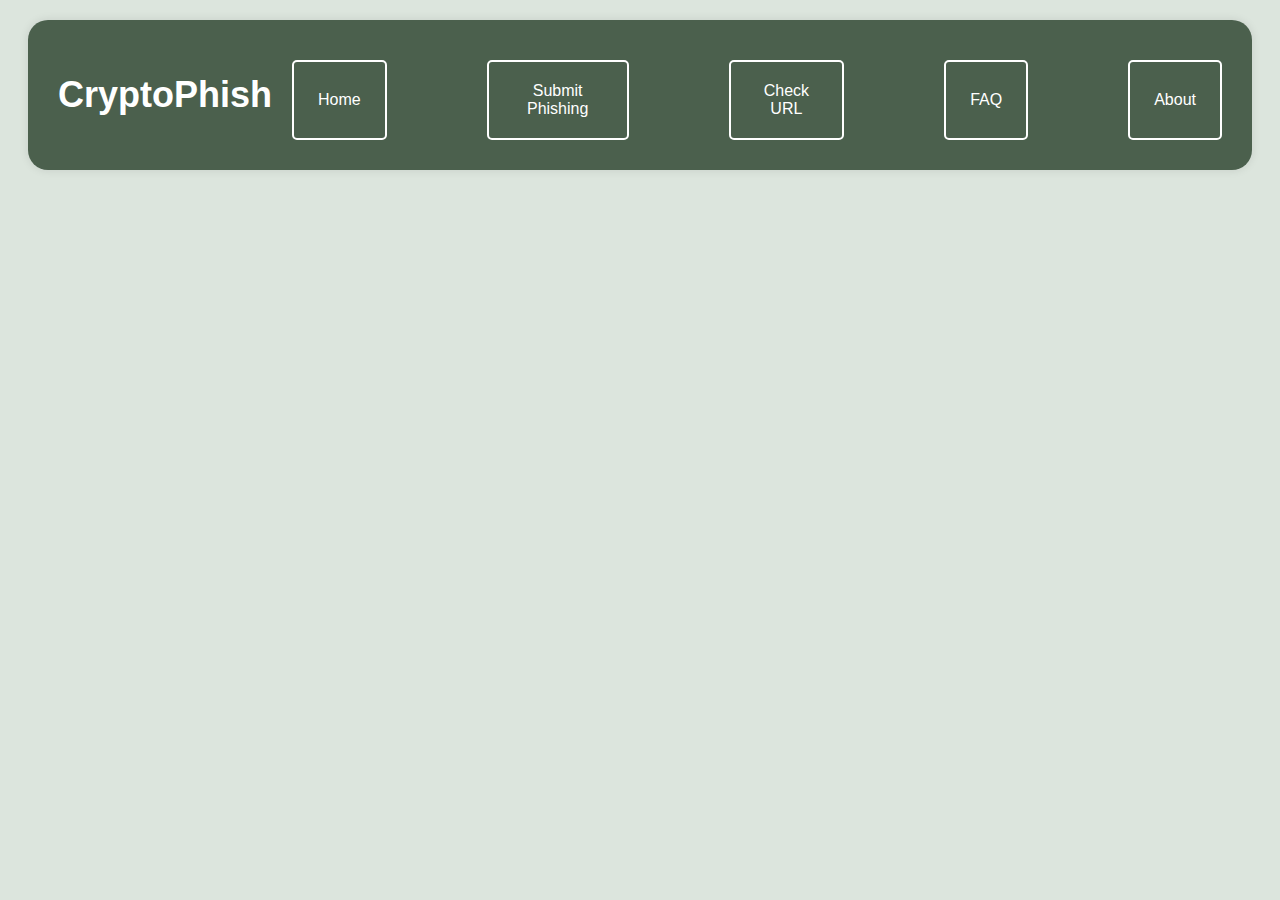
<file: index.html>
<!DOCTYPE html>
<html lang="en">
<head>
    <meta charset="UTF-8">
    <meta name="viewport" content="width=device-width, initial-scale=1.0">
    <link rel="stylesheet" href="styles.css">
</head>

<body>
    <header>
        <h1 class="title">CryptoPhish</h1>
        <div class="button-group">
            <button onclick="location.href='index.html'">Home</button>
            <button onclick="location.href='report.html'">Submit Phishing</button>
            <button onclick="location.href='check.html'">Check URL</button>
            <button onclick="location.href='faq.html'">FAQ</button>
            <button onclick="location.href='about.html'">About</button>
        </div>
    </header>

</body>
</html>
</file>
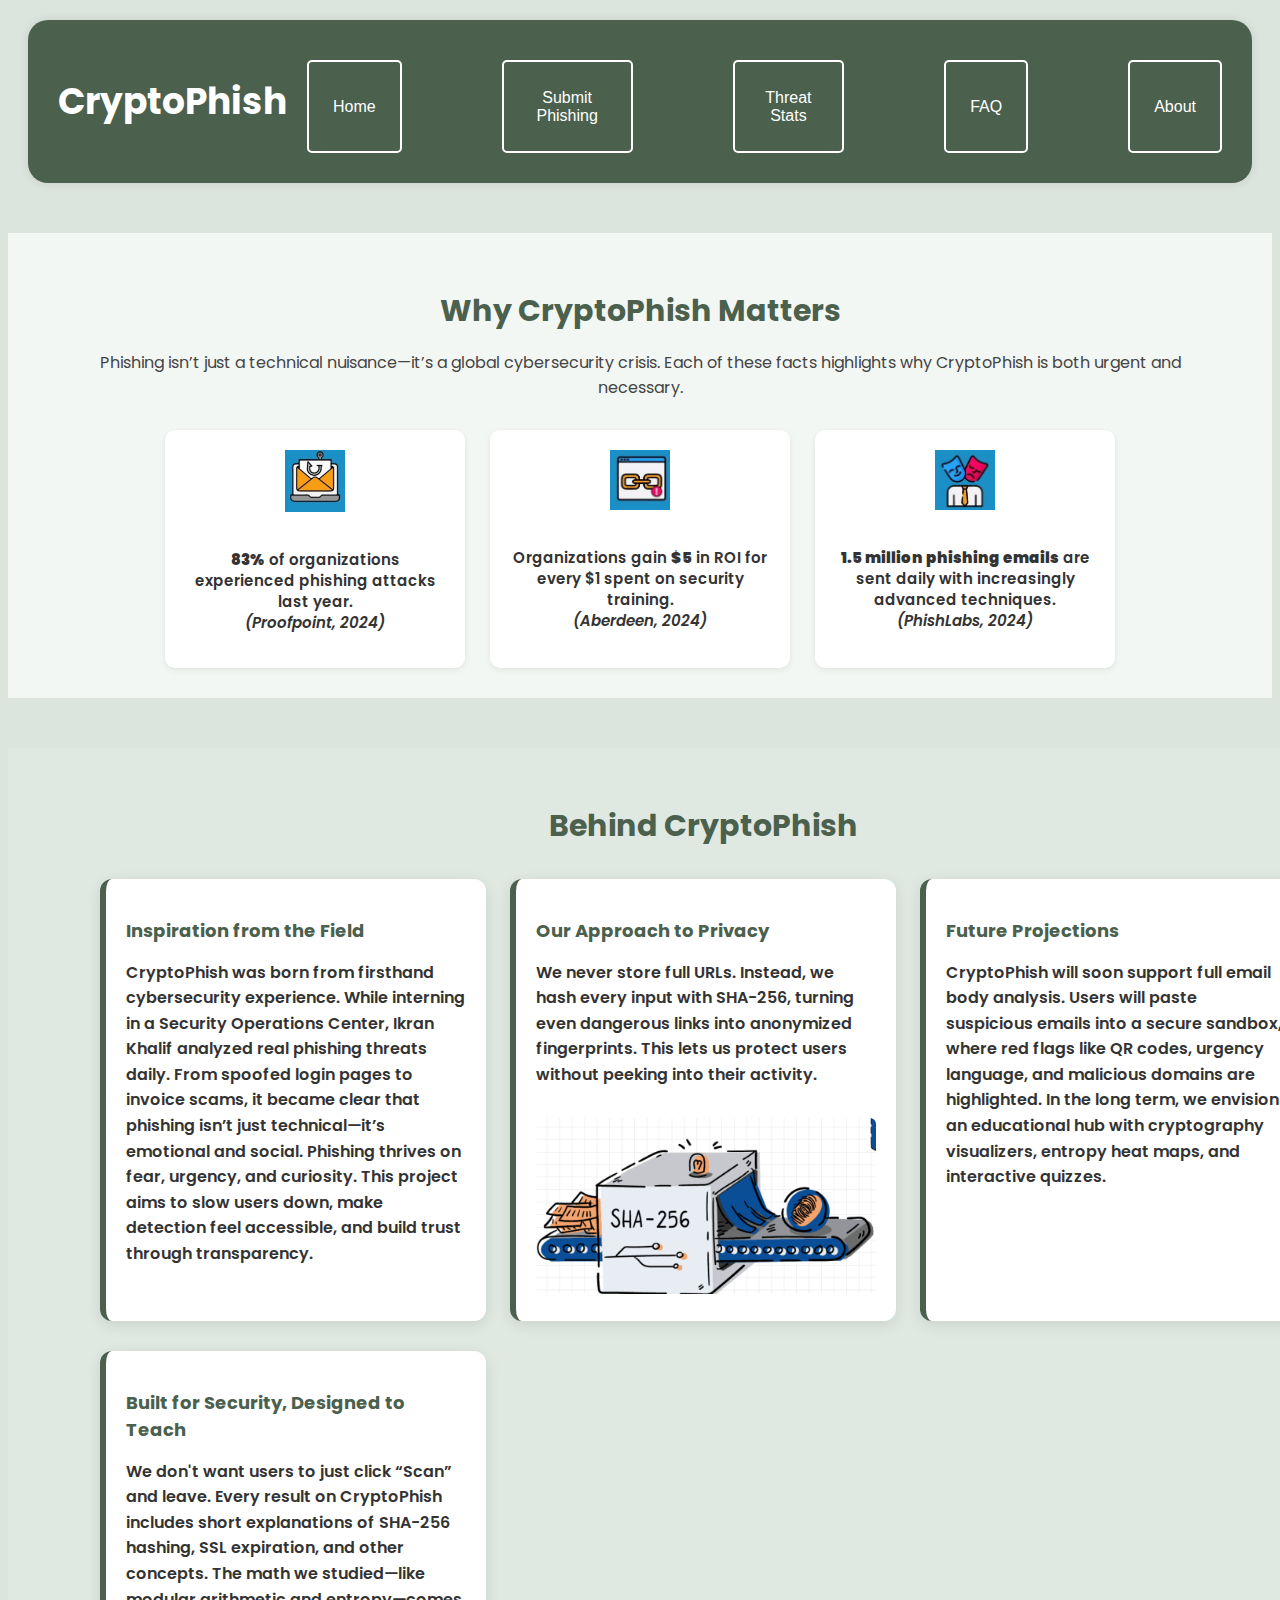
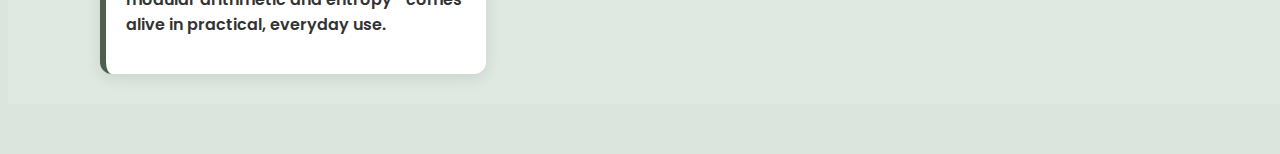
<file: about.html>
<!DOCTYPE html>
<html lang="en">
<head>
  <meta charset="UTF-8" />
  <link href="https://fonts.googleapis.com/css2?family=Poppins:wght@300;400;600&display=swap" rel="stylesheet">
  <meta name="viewport" content="width=device-width, initial-scale=1.0"/>
  <link rel="stylesheet" href="styles.css" />
  <title>About - CryptoPhish</title>
</head>
<body>
  <header>
    <h1 class="title">CryptoPhish</h1>
    <div class="button-group">
      <button onclick="location.href='website.html'">Home</button>
      <button onclick="location.href='report.html'">Submit Phishing</button>
      <button onclick="location.href='stats.html'">Threat Stats</button>
      <button onclick="location.href='faq.html'">FAQ</button>
      <button onclick="location.href='about.html'">About</button>
    </div>
  </header>

  <section class="about-stats-section">
    <h2>Why CryptoPhish Matters</h2>
    <p class="stats-caption">
      Phishing isn’t just a technical nuisance—it’s a global cybersecurity crisis. Each of these facts highlights why CryptoPhish is both urgent and necessary.
    </p>
  
    <div class="stat-grid">
      <div class="stat-card">
        <img src="fact1.png" alt="83% of orgs attacked" />
        <p><strong>83%</strong> of organizations experienced phishing attacks last year.<br><em>(Proofpoint, 2024)</em></p>
      </div>
      <div class="stat-card">
        <img src="fact2.png" alt="ROI from training" />
        <p>Organizations gain <strong>$5</strong> in ROI for every $1 spent on security training.<br><em>(Aberdeen, 2024)</em></p>
      </div>
      <div class="stat-card">
        <img src="fact3.png" alt="1.5 million phishing emails" />
        <p><strong>1.5 million phishing emails</strong> are sent daily with increasingly advanced techniques.<br><em>(PhishLabs, 2024)</em></p>
      </div>
    </div>
  </section>

  <section class="about-section">
    <h2>Behind CryptoPhish</h2>

    <div class="about-grid">
      <div class="about-card">
        <h3>Inspiration from the Field</h3>
        <p>
          CryptoPhish was born from firsthand cybersecurity experience. While interning in a Security Operations Center, Ikran Khalif analyzed real phishing threats daily. From spoofed login pages to invoice scams, it became clear that phishing isn’t just technical—it’s emotional and social. Phishing thrives on fear, urgency, and curiosity. This project aims to slow users down, make detection feel accessible, and build trust through transparency.
        </p>
      </div>

      <div class="about-card">
        <h3>Our Approach to Privacy</h3>
        <p>
          We never store full URLs. Instead, we hash every input with SHA-256, turning even dangerous links into anonymized fingerprints. This lets us protect users without peeking into their activity.
        </p>
        <img src="hashing-diagram.png" alt="SHA-256 diagram" class="about-image-small" />
      </div>

      <div class="about-card">
        <h3>Future Projections</h3>
        <p>
          CryptoPhish will soon support full email body analysis. Users will paste suspicious emails into a secure sandbox, where red flags like QR codes, urgency language, and malicious domains are highlighted. In the long term, we envision an educational hub with cryptography visualizers, entropy heat maps, and interactive quizzes.
        </p>
      </div>

      <div class="about-card">
        <h3>Built for Security, Designed to Teach</h3>
        <p>
          We don't want users to just click “Scan” and leave. Every result on CryptoPhish includes short explanations of SHA-256 hashing, SSL expiration, and other concepts. The math we studied—like modular arithmetic and entropy—comes alive in practical, everyday use.
        </p>
      </div>
    </div>
  </section>
</body>
</html>
</file>
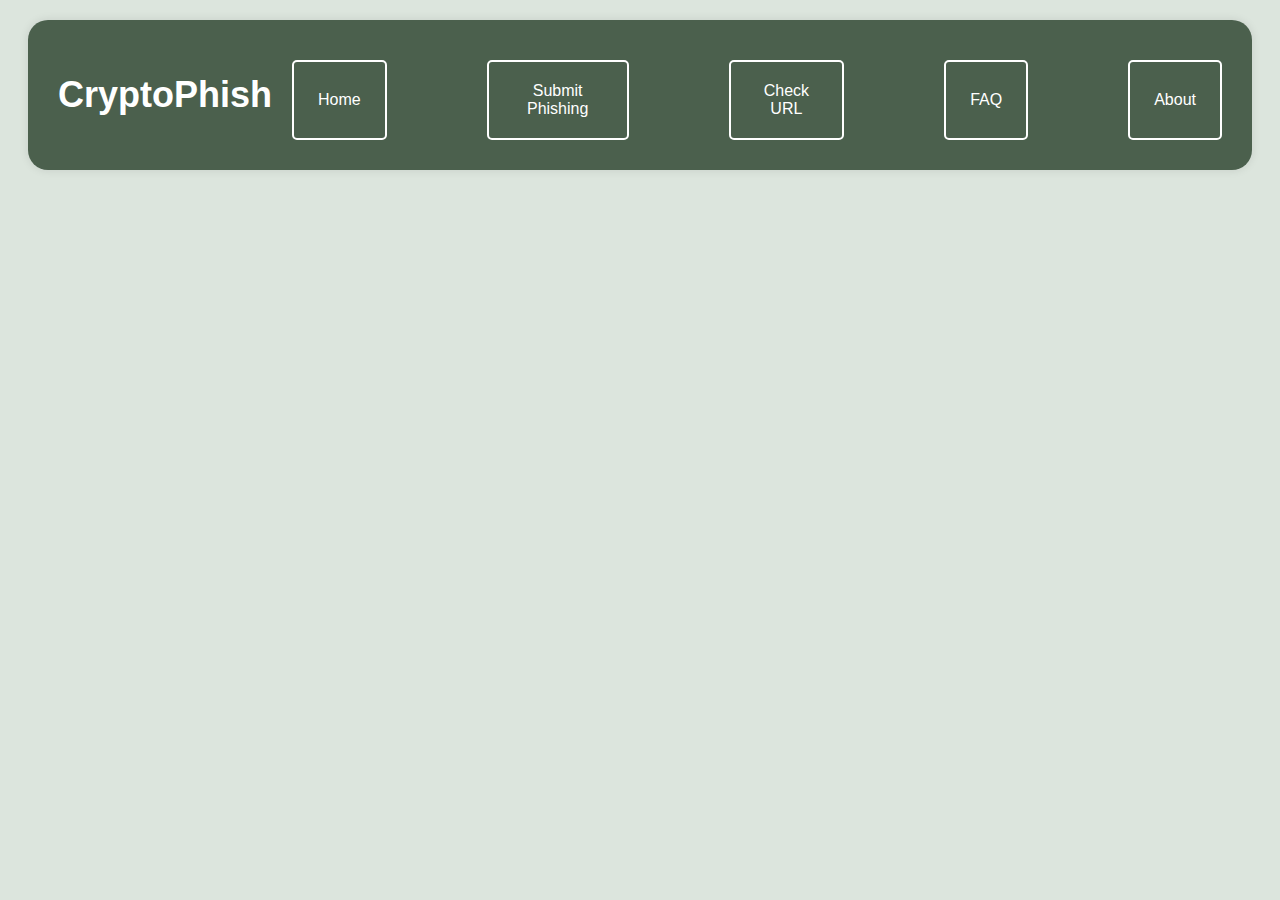
<file: check.html>
<!DOCTYPE html>
<html lang="en">
<head>
    <meta charset="UTF-8">
    <meta name="viewport" content="width=device-width, initial-scale=1.0">
    <link rel="stylesheet" href="styles.css">
</head>
<body>
    <header>
        <h1 class="title">CryptoPhish</h1>
        <div class="button-group">
            <button onclick="location.href='website.html'">Home</button>
            <button onclick="location.href='report.html'">Submit Phishing</button>
            <button onclick="location.href='check.html'">Check URL</button>
            <button onclick="location.href='faq.html'">FAQ</button>
            <button onclick="location.href='about.html'">About</button>
        </div>
    </header>

</body>
</html>
</file>
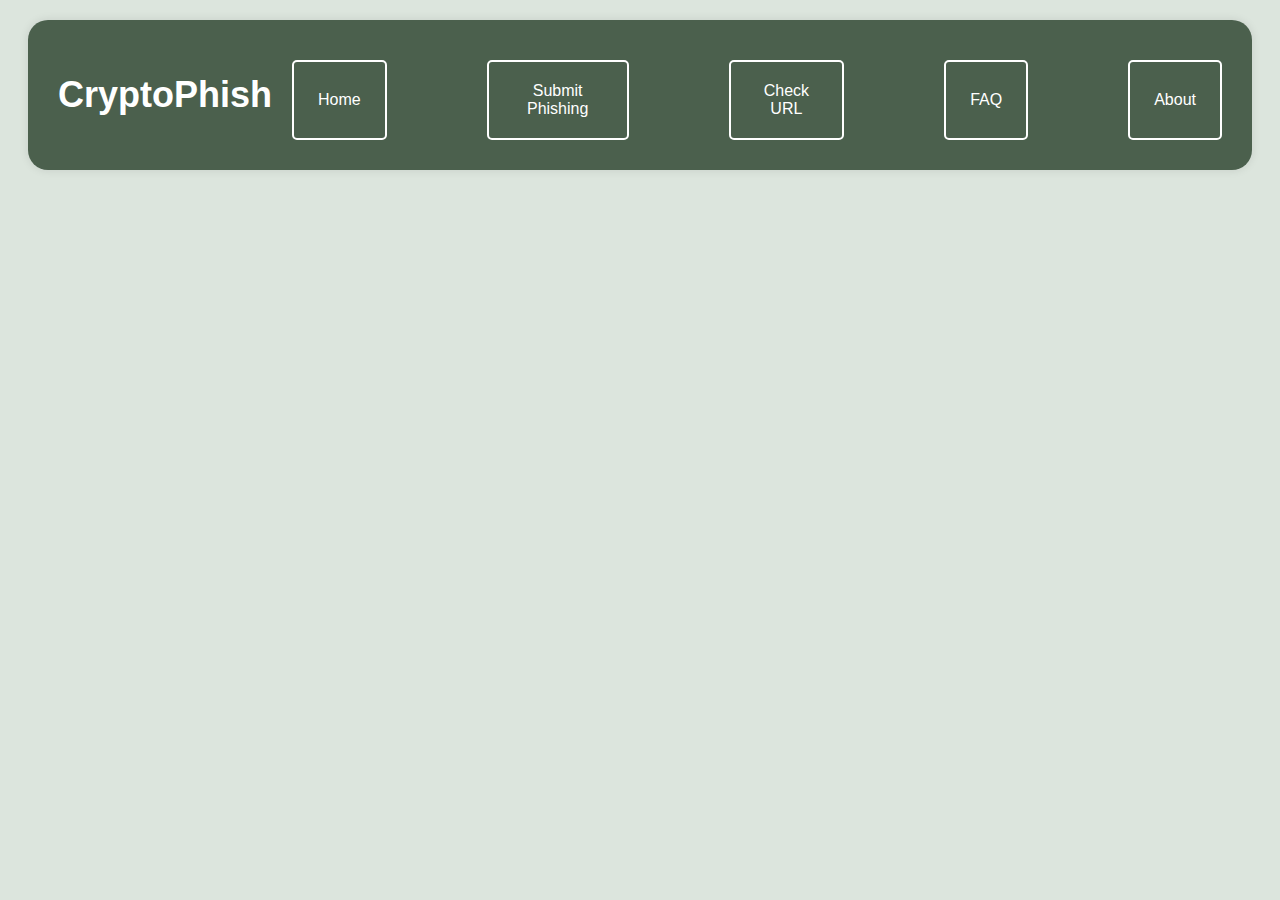
<file: faq.html>
<!DOCTYPE html>
<html lang="en">
<head>
    <meta charset="UTF-8">
    <meta name="viewport" content="width=device-width, initial-scale=1.0">
    <link rel="stylesheet" href="styles.css">
</head>

<body>
    <header>
        <h1 class="title">CryptoPhish</h1>
        <div class="button-group">
            <button onclick="location.href='website.html'">Home</button>
            <button onclick="location.href='report.html'">Submit Phishing</button>
            <button onclick="location.href='check.html'">Check URL</button>
            <button onclick="location.href='faq.html'">FAQ</button>
            <button onclick="location.href='about.html'">About</button>
        </div>
    </header>

</body>
</html>
</file>
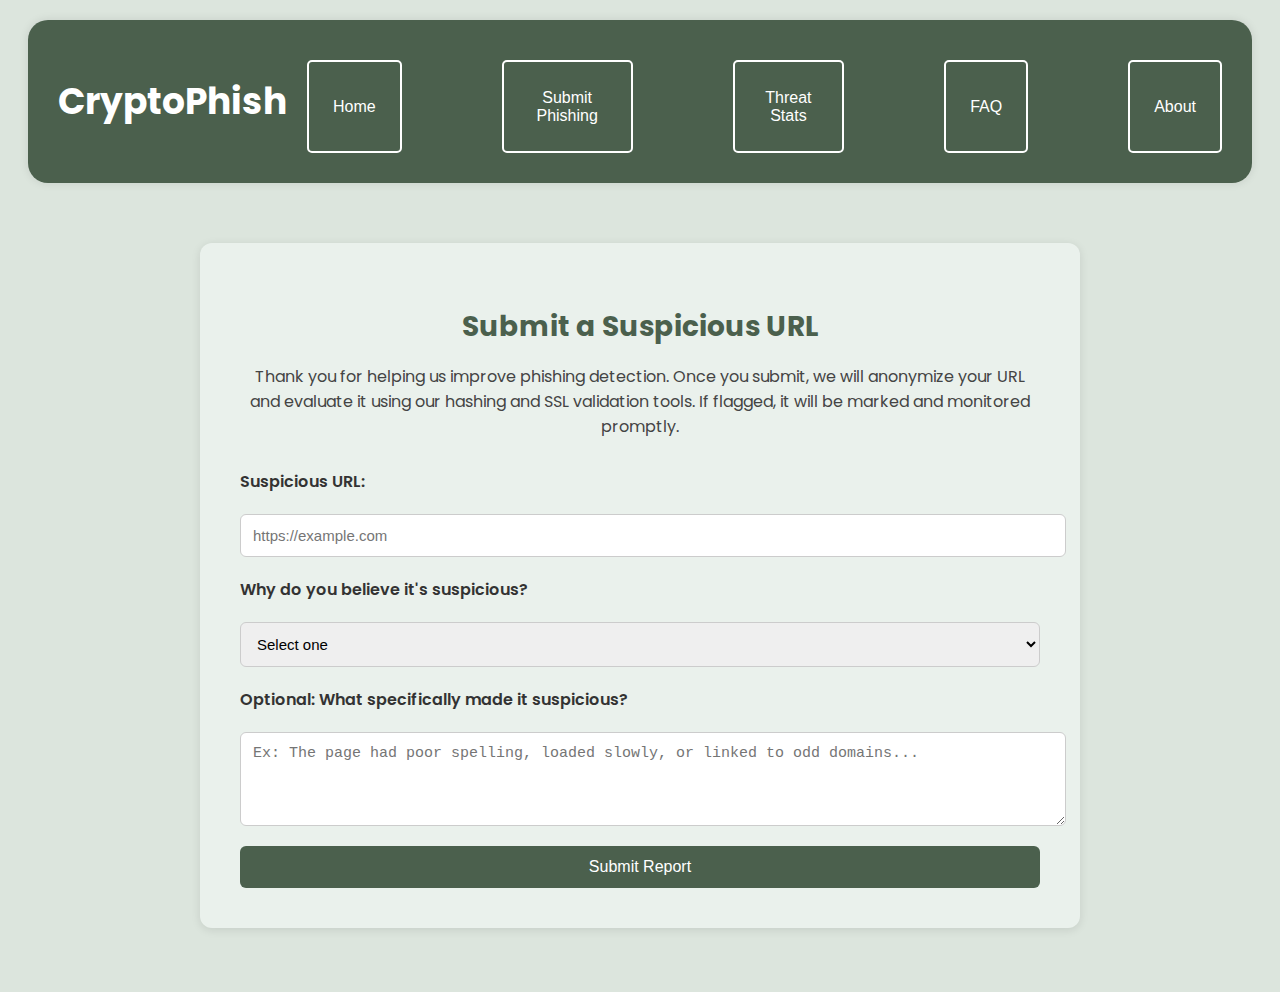
<file: report.html>
<!DOCTYPE html>
<html lang="en">
<head>
  <meta charset="UTF-8" />
  <meta name="viewport" content="width=device-width, initial-scale=1.0"/>
  <link rel="stylesheet" href="styles.css" />
  <link href="https://fonts.googleapis.com/css2?family=Poppins:wght@300;400;600&display=swap" rel="stylesheet">
  <title>Submit Suspicious URL - CryptoPhish</title>
</head>
<body>
  <header>
    <h1 class="title">CryptoPhish</h1>
    <div class="button-group">
      <button onclick="location.href='website.html'">Home</button>
      <button onclick="location.href='report.html'">Submit Phishing</button>
      <button onclick="location.href='stats.html'">Threat Stats</button>
      <button onclick="location.href='faq.html'">FAQ</button>
      <button onclick="location.href='about.html'">About</button>
    </div>
  </header>

  <section class="submit-section">
    <h2>Submit a Suspicious URL</h2>
    <p class="submit-intro">
      Thank you for helping us improve phishing detection. Once you submit, we will anonymize your URL and evaluate it using our hashing and SSL validation tools. If flagged, it will be marked and monitored promptly.
    </p>

    <form id="submitForm" class="submit-form" onsubmit="handleSubmit(event)">
      <label for="urlInput">Suspicious URL:</label>
      <input type="url" id="urlInput" name="url" placeholder="https://example.com" required />

      <label for="reason">Why do you believe it's suspicious?</label>
      <select id="reason" name="reason" required>
        <option value="" disabled selected>Select one</option>
        <option value="login">It mimicked a login or credential page</option>
        <option value="payment">It asked for payment or financial info</option>
        <option value="spoofed">It looked like a spoofed brand or institution</option>
        <option value="shortened">It used a shortened or hidden link</option>
        <option value="other">Other</option>
      </select>

      <label for="details">Optional: What specifically made it suspicious?</label>
      <textarea id="details" name="details" rows="4" placeholder="Ex: The page had poor spelling, loaded slowly, or linked to odd domains..."></textarea>

      <button type="submit">Submit Report</button>
    </form>

    <div id="thankYouMessage" class="thank-you-message hidden">
      <h3>Thank you for your submission!</h3>
      <p>
        Your input helps us build a stronger community defense against phishing. This URL will be reviewed and, if verified, added to our monitoring system. Your effort makes a difference.
      </p>
    </div>
  </section>

  <script>
    function handleSubmit(event) {
      event.preventDefault();
      document.getElementById("submitForm").classList.add("hidden");
      document.getElementById("thankYouMessage").classList.remove("hidden");
    }
  </script>
</body>
</html>
</file>
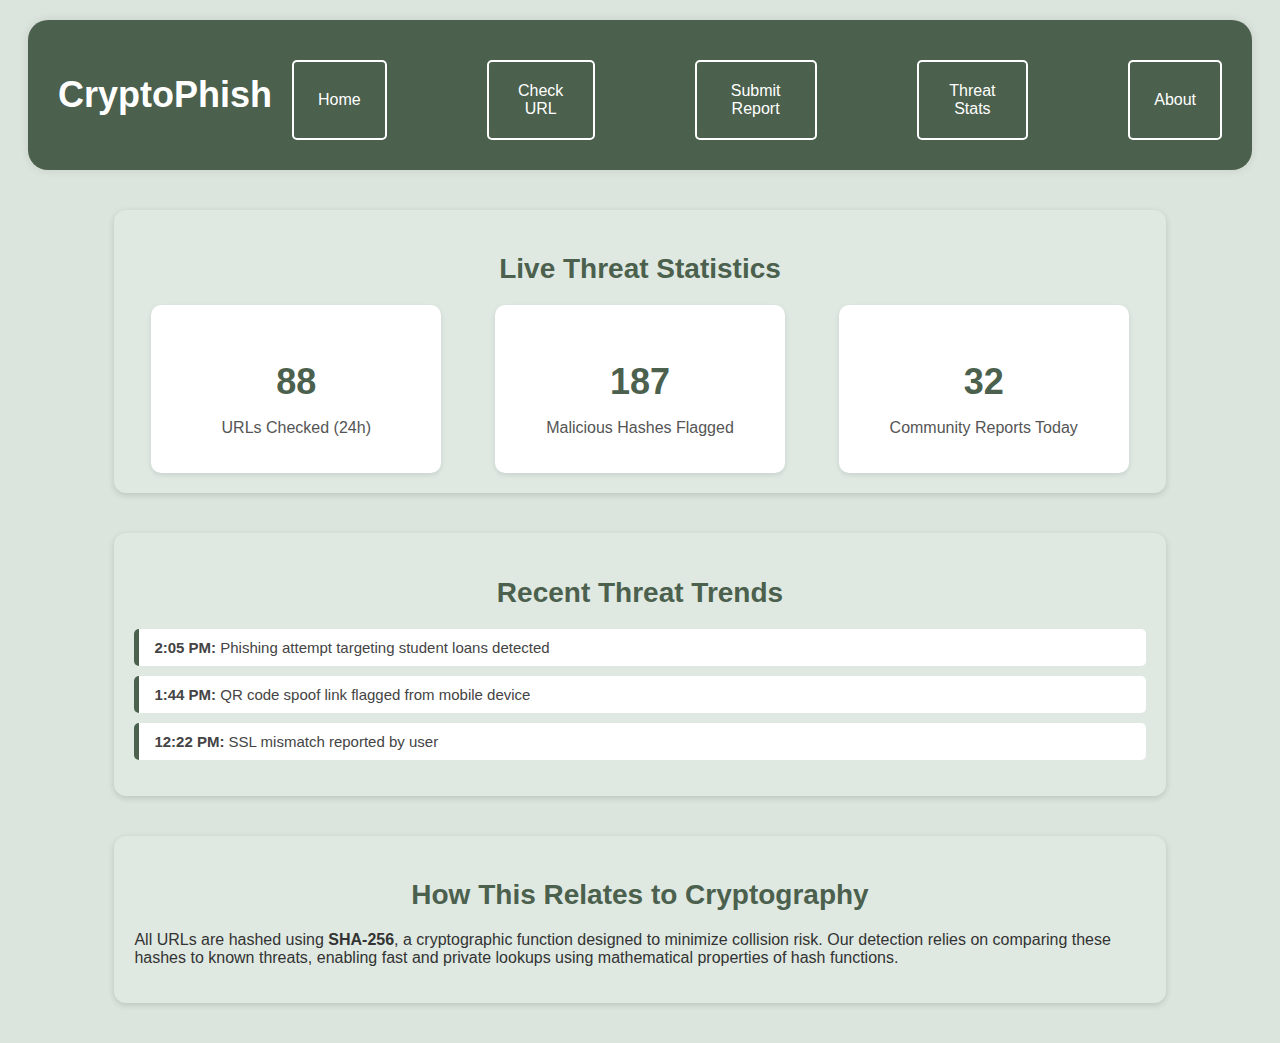
<file: stats.html>
<!DOCTYPE html>
<html lang="en">
<head>
  <meta charset="UTF-8" />
  <meta name="viewport" content="width=device-width, initial-scale=1.0" />
  <link rel="stylesheet" href="styles.css" />
  <title>Threat Stats - CryptoPhish</title>
</head>
<body>
  <header>
    <h1 class="title">CryptoPhish</h1>
    <div class="button-group">
      <button onclick="location.href='website.html'">Home</button>
      <button onclick="location.href='check.html'">Check URL</button>
      <button onclick="location.href='report.html'">Submit Report</button>
      <button onclick="location.href='stats.html'">Threat Stats</button>
      <button onclick="location.href='about.html'">About</button>
    </div>
  </header>

  <section class="main-section">
    <h2>Live Threat Statistics</h2>
    <div class="stats-grid">
      <div class="stat-box">
        <h3>88</h3>
        <p>URLs Checked (24h)</p>
      </div>
      <div class="stat-box">
        <h3>187</h3>
        <p>Malicious Hashes Flagged</p>
      </div>
      <div class="stat-box">
        <h3>32</h3>
        <p>Community Reports Today</p>
      </div>
    </div>
  </section>

  <section class="trend-section">
    <h2>Recent Threat Trends</h2>
    <ul class="trend-list">
      <li><strong>2:05 PM:</strong> Phishing attempt targeting student loans detected</li>
      <li><strong>1:44 PM:</strong> QR code spoof link flagged from mobile device</li>
      <li><strong>12:22 PM:</strong> SSL mismatch reported by user</li>
    </ul>
  </section>

  <section class="crypto-note">
    <h2>How This Relates to Cryptography</h2>
    <p>
      All URLs are hashed using <strong>SHA-256</strong>, a cryptographic function designed to minimize collision risk. Our detection relies on comparing these hashes to known threats, enabling fast and private lookups using mathematical properties of hash functions.
    </p>
  </section>
</body>
</html>
</file>
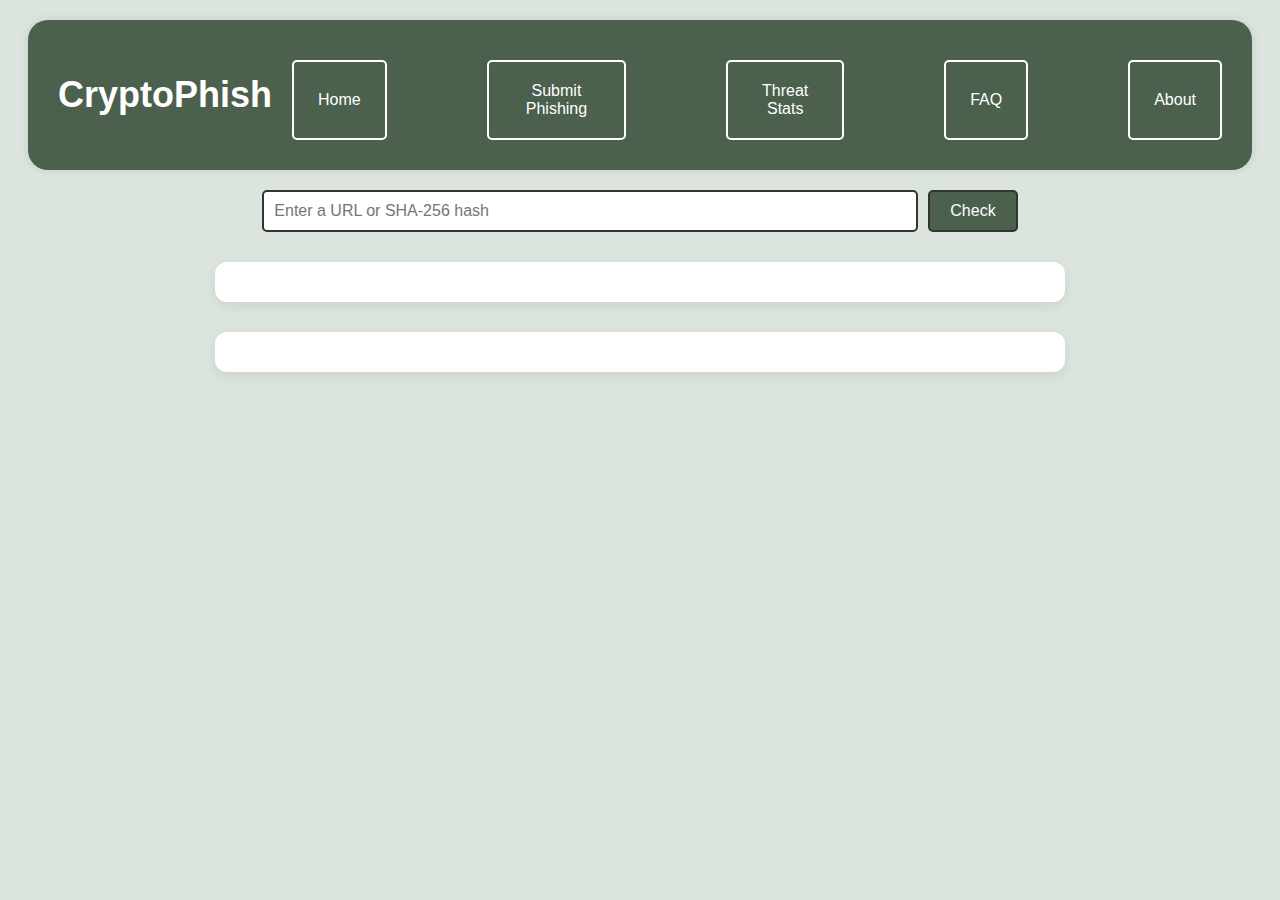
<file: website.html>
<!DOCTYPE html>
<html lang="en">
<head>
    <meta charset="UTF-8">
    <meta name="viewport" content="width=device-width, initial-scale=1.0">
    <link rel="stylesheet" href="styles.css">
</head>
<body>

<header>
    <h1 class="title">CryptoPhish</h1>
    <div class="button-group">
        <button onclick="location.href='website.html'">Home</button>
        <button onclick="location.href='report.html'">Submit Phishing</button>
        <button onclick="location.href='stats.html'">Threat Stats</button>
        <button onclick="location.href='faq.html'">FAQ</button>
        <button onclick="location.href='about.html'">About</button>
    </div>
</header>


<div class="search-container">
    <input type="text" id="urlInput" class="search-bar" placeholder="Enter a URL or SHA-256 hash">
    <button onclick="checkURL()" class="search-button">Check</button>
  </div>

  <div id="result" class="result-box"></div>
  <div id="explain" class="explanation-box"></div>

<script>
    // Fake malicious hashes (ex: hash for "http://bad.com")
    const maliciousHashes = [
      "1b0b77c606e77d9b57fa31a8af26b54c58445ed3f2c0b734866af72fca79ae70" // fake hash
    ];

    // SHA-256 hash function
    async function sha256(text) {
      const encoder = new TextEncoder();
      const data = encoder.encode(text);
      const hashBuffer = await crypto.subtle.digest('SHA-256', data);
      const hashArray = Array.from(new Uint8Array(hashBuffer));
      return hashArray.map(b => b.toString(16).padStart(2, '0')).join('');
    }

    // Check function
    async function checkURL() {
      const input = document.getElementById("urlInput").value.trim().toLowerCase();
      const resultDiv = document.getElementById("result");
      const explainDiv = document.getElementById("explain");

      if (!input) {
        resultDiv.innerHTML = `<span style="color:orange;">⚠️ Please enter a URL or hash.</span>`;
        explainDiv.innerHTML = "";
        return;
      }

      const isRawHash = /^[a-f0-9]{64}$/i.test(input);
      const hash = isRawHash ? input : await sha256(input);
      const isMalicious = maliciousHashes.includes(hash);

      resultDiv.innerHTML = isMalicious
        ? `<span class="malicious">❌ Malicious URL Detected</span>`
        : `<span class="clean">✅ Clean (No Match Found)</span>`;


      explainDiv.innerHTML = `
        <p><strong>SHA-256 Hash:</strong> ${hash}</p>
        <p>This input was ${isRawHash ? "interpreted as a SHA-256 hash" : "converted to a SHA-256 hash"}.</p>
        <p class="${isMalicious ? "warning" : "safe"}">
  ${isMalicious
    ? "⚠️ This hash matches a known phishing URL in our database."
    : "✅ No match found in the known phishing list. This does not guarantee the URL is safe, but it's not in our list."}</p>
      `;
    }
  </script>
 

</body>
</html>
</file>
<file: styles.css>
body {
  font-family: 'Poppins', sans-serif;
  color: #333;
  background-color: #dce5dd; /* subtle green-gray */
}

header {
    margin: 20px;
    padding: 30px;
    background-color: rgb(75, 96, 77); 
    border-radius: 20px;
    box-shadow: 0 0 10px rgba(0, 0, 0, 0.1);
    display: flex;
    flex-direction: row;
    justify-content: space-between;
}
.title {
    font-size: 36px; 
    margin-right: 20px;
    color: #fff;   
}

.button-group {
    display: flex;
    gap: 100px; 
    margin-top: 10px;
}

button {
    padding: 12px 24px;
    font-size: 16px;
    border-radius: 5px;
    cursor: pointer;
    background-color: rgb(75, 96, 77);
    border: 2px solid white;
    color: white;
    transition: background-color 0.3s;
}

button:hover {
    background-color: #45a049;
}

.search-container {
    margin-top: 20px;
    display: flex;
    justify-content: center;
}

.search-bar {
    width: 50%;
    padding: 10px;
    font-size: 16px;
    border-radius: 5px;
    border: 2px solid #333;
    outline: none;
}

.search-button {
    padding: 10px 20px;
    font-size: 16px;
    border-radius: 5px;
    border: 2px solid #333;
    background-color: rgb(75, 96, 77);
    color: white;
    cursor: pointer;
    margin-left: 10px;
}

.search-button:hover {
    background-color: #45a049;
}


.main-section, .trend-section, .crypto-note {
    margin: 40px auto;
    padding: 20px;
    width: 80%;
    background-color: #dfe9e2; /* lighter green-tinted background */
    border-radius: 12px;
    box-shadow: 0 2px 6px rgba(0, 0, 0, 0.15);
    color: #333;
}

.main-section h2, .trend-section h2, .crypto-note h2 {
    color: rgb(75, 96, 77);
    font-size: 28px;
    margin-bottom: 20px;
    text-align: center;
}

.stats-grid {
    display: flex;
    justify-content: space-around;
    flex-wrap: wrap;
    gap: 20px;
    text-align: center;
}

.stat-box {
    background: white;
    padding: 20px;
    border-radius: 10px;
    flex: 1 1 200px;
    max-width: 250px;
    box-shadow: 0 2px 5px rgba(0, 0, 0, 0.1);
}

.stat-box h3 {
    font-size: 36px;
    color: rgb(75, 96, 77);
    margin-bottom: 10px;
}

.stat-box p {
    font-size: 16px;
    color: #555;
}

.trend-list {
    list-style-type: none;
    padding-left: 0;
}

.trend-list li {
    background-color: white;
    margin: 10px 0;
    padding: 10px 15px;
    border-left: 5px solid rgb(75, 96, 77);
    border-radius: 5px;
    font-size: 15px;
    color: #444;
}
.faq-section {
  max-width: 850px;
  margin: 50px auto;
  padding: 30px;
  background-color: #eaf1ec;
  border-radius: 12px;
  box-shadow: 0 2px 10px rgba(0, 0, 0, 0.12);
  font-family: 'Poppins', sans-serif;
  color: #333;
}

.faq-section h2 {
  font-size: 34px;
  color: rgb(75, 96, 77);
  text-align: center;
  margin-bottom: 10px;
}

.faq-intro {
  text-align: center;
  font-size: 16px;
  color: #555;
  margin-bottom: 30px;
}

.accordion-item {
  margin-bottom: 15px;
  border-radius: 8px;
  overflow: hidden;
  background-color: white;
  border-left: 5px solid rgb(75, 96, 77);
}

.accordion-question {
  width: 100%;
  padding: 16px 20px;
  background-color: rgb(75, 96, 77);
  color: white;
  font-size: 17px;
  border: none;
  cursor: pointer;
  text-align: left;
  transition: background-color 0.3s ease;
  font-weight: 600;
}

.accordion-question:hover {
  background-color: #568b5f;
}

.accordion-answer {
  padding: 16px 20px;
  font-size: 15px;
  color: #444;
  display: none;
  animation: fadeIn 0.4s ease-in-out;
}

.accordion-answer.open {
  display: block;
}

@keyframes fadeIn {
  from { opacity: 0; }
  to { opacity: 1; }
}

  .about-stats-section {
    max-width: 950px;
    margin: 50px auto;
    padding: 20px;
    background-color: #f2f7f3;
    border-radius: 12px;
    box-shadow: 0 2px 10px rgba(0,0,0,0.08);
    text-align: center;
  }
  
  .about-stats-section h2 {
    font-size: 30px;
    color: rgb(75, 96, 77);
    margin-bottom: 10px;
  }
  
  .stats-caption {
    font-size: 16px;
    color: #444;
    margin-bottom: 30px;
    padding: 0 10px;
  }
  
  .stat-grid {
    display: flex;
    flex-wrap: wrap;
    gap: 25px;
    justify-content: center;
  }
  
  .stat-card {
    background-color: white;
    padding: 20px;
    border-radius: 10px;
    box-shadow: 0 2px 6px rgba(0,0,0,0.08);
    width: 260px;
    text-align: center;
    transition: transform 0.3s ease;
  }
  
  .stat-card:hover {
    transform: translateY(-5px);
  }
  
  .stat-card img {
    width: 60px;
    margin-bottom: 15px;
  }
  
  .stat-card p {
    font-weight: 600;
    color: #333;
    line-height: 1.4;
  }

  .about-stats-section {
    max-width: 100%;
    margin: 50px 0;
    padding: 30px 5%;
    background-color: #f2f7f3;
    border-radius: 0;
    box-shadow: none;
    text-align: center;
  }
  
  .about-stats-section h2 {
    font-size: 30px;
    color: rgb(75, 96, 77);
    margin-bottom: 10px;
  }
  
  .stats-caption {
    font-size: 16px;
    color: #444;
    margin-bottom: 30px;
    padding: 0 10px;
  }
  
  .stat-grid {
    display: flex;
    flex-wrap: wrap;
    gap: 25px;
    justify-content: center;
  }
  
  .stat-card {
    background-color: white;
    padding: 20px;
    border-radius: 10px;
    box-shadow: 0 2px 6px rgba(0, 0, 0, 0.08);
    width: 260px;
    text-align: center;
    transition: transform 0.3s ease;
  }
  
  .stat-card:hover {
    transform: translateY(-5px);
  }
  
  .stat-card img {
    width: 60px;
    margin-bottom: 15px;
  }
  
  .stat-card p {
    font-size: 15px;
    color: #333;
    line-height: 1.4;
  }
  
  
  .about-section {
    width: 100%;
    margin: 50px 0;
    padding: 30px 5%;
    background-color: #dfe9e2;
    border-radius: 0;
    box-shadow: none;
    color: #333;
  }
  
  .about-section h2 {
    font-size: 30px;
    text-align: center;
    color: rgb(75, 96, 77);
    margin-bottom: 30px;
  }
  
  .about-grid {
    display: grid;
    grid-template-columns: repeat(auto-fit, minmax(280px, 1fr));
    gap: 30px;
    justify-items: center;
    margin-top: 30px;
    max-width: 1200px;
    margin-left: auto;
    margin-right: auto;
  }

  .about-card {
  background-color: white;
  width: 100%;
  max-width: 340px;
  padding: 20px;
  border-radius: 12px;
  border-left: 6px solid rgb(75, 96, 77);
  box-shadow: 0 4px 15px rgba(0, 0, 0, 0.1);
  transition: transform 0.3s ease, box-shadow 0.3s ease;
}

.about-card:hover {
  transform: translateY(-5px);
  box-shadow: 0 8px 20px rgba(0, 0, 0, 0.15);
}
  
  .about-card:hover {
    transform: translateY(-5px);
    box-shadow: 0 8px 20px rgba(0, 0, 0, 0.15);
  }
  
  .about-card h3 {
    font-size: 18px;
    color: rgb(75, 96, 77);
    margin-bottom: 12px;
  }
  
  .about-card p {
    font-weight: 600;
    line-height: 1.6;
    color: #333;
  }
  
  .about-image-small {
    margin-top: 15px;
    max-width: 100%;
    border-radius: 6px;
  }

  .submit-section {
    max-width: 800px;
    margin: 60px auto;
    background-color: #eaf1ec;
    padding: 40px;
    border-radius: 12px;
    box-shadow: 0 2px 10px rgba(0,0,0,0.1);
    font-family: 'Poppins', sans-serif;
    color: #333;
  }
  
  .submit-section h2 {
    text-align: center;
    color: rgb(75, 96, 77);
    margin-bottom: 20px;
  }
  
  .submit-intro {
    font-size: 16px;
    margin-bottom: 30px;
    text-align: center;
    color: #444;
  }
  
  .submit-form {
    display: flex;
    flex-direction: column;
    gap: 20px;
  }
  
  .submit-form label {
    font-weight: 600;
  }
  
  .submit-form input,
  .submit-form select,
  .submit-form textarea {
    font-size: 15px;
    padding: 12px;
    border: 1.5px solid #ccc;
    border-radius: 6px;
    width: 100%;
  }
  
  .submit-form button {
    background-color: rgb(75, 96, 77);
    color: white;
    font-size: 16px;
    padding: 12px;
    border: none;
    border-radius: 6px;
    cursor: pointer;
    transition: background-color 0.3s;
  }
  
  .submit-form button:hover {
    background-color: #45a049;
  }
  
  .thank-you-message {
    text-align: center;
    background-color: white;
    padding: 30px;
    border-radius: 10px;
    box-shadow: 0 2px 6px rgba(0,0,0,0.08);
    margin-top: 30px;
  }
  
  .hidden {
    display: none;
  }

  .submit-section h2 {
    font-size: 28px;
    margin-bottom: 15px;
    color: rgb(75, 96, 77);
  }
  
  .thank-you-message h3 {
    color: rgb(75, 96, 77);
    margin-bottom: 10px;
    font-size: 22px;
  }

  .result-box, .explanation-box {
    max-width: 800px;
    margin: 30px auto;
    padding: 20px 25px;
    border-radius: 12px;
    background-color: #ffffff;
    box-shadow: 0 4px 12px rgba(0,0,0,0.08);
    font-size: 16px;
    line-height: 1.6;
    color: #333;
  }
  
  .result-box span {
    font-size: 20px;
    font-weight: bold;
  }
  
  .result-box .malicious {
    color: #c0392b;
  }
  
  .result-box .clean {
    color: #27ae60;
  }
  
  .explanation-box p {
    margin: 10px 0;
  }
  
  .explanation-box p strong {
    color: #4b604d;
  }
  
  .explanation-box .warning {
    color: #e67e22;
    font-weight: 600;
  }
  
  .explanation-box .safe {
    color: #2c3e50;
    font-weight: 600;
  }
</file>
